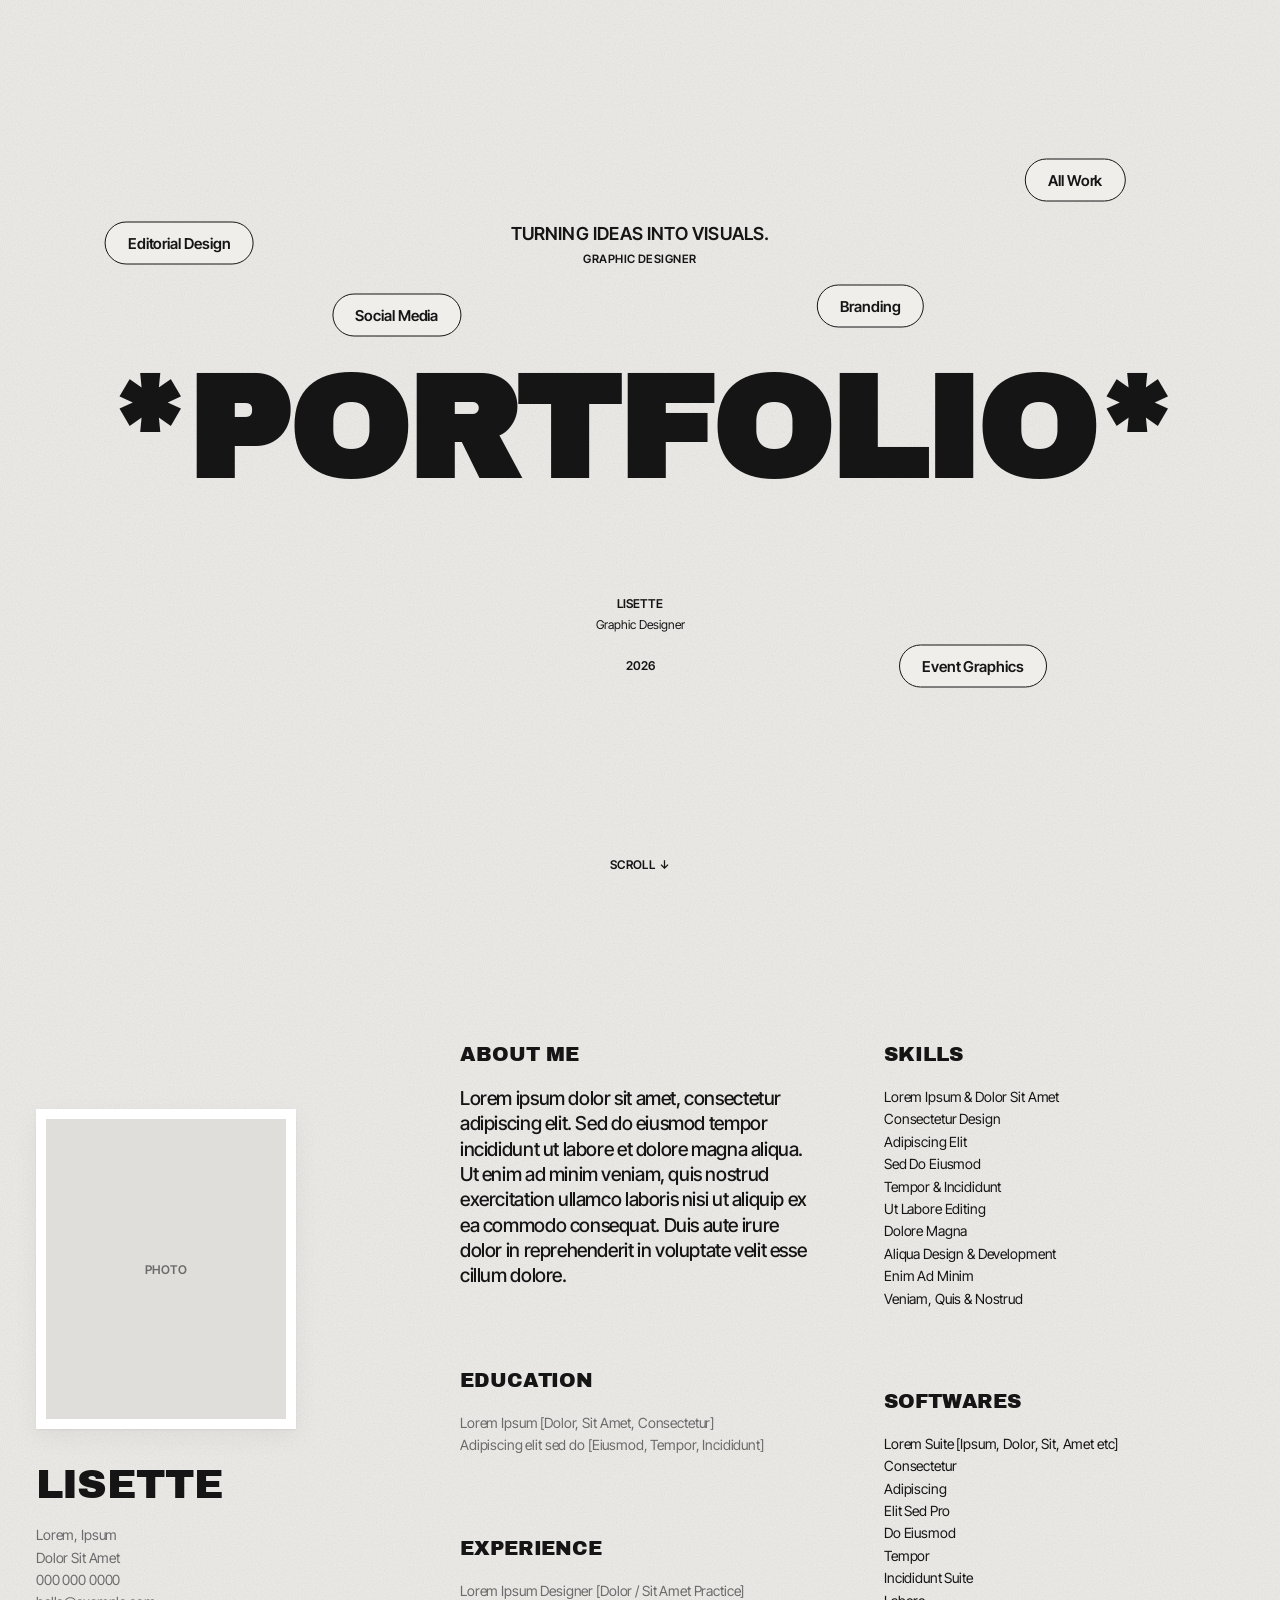
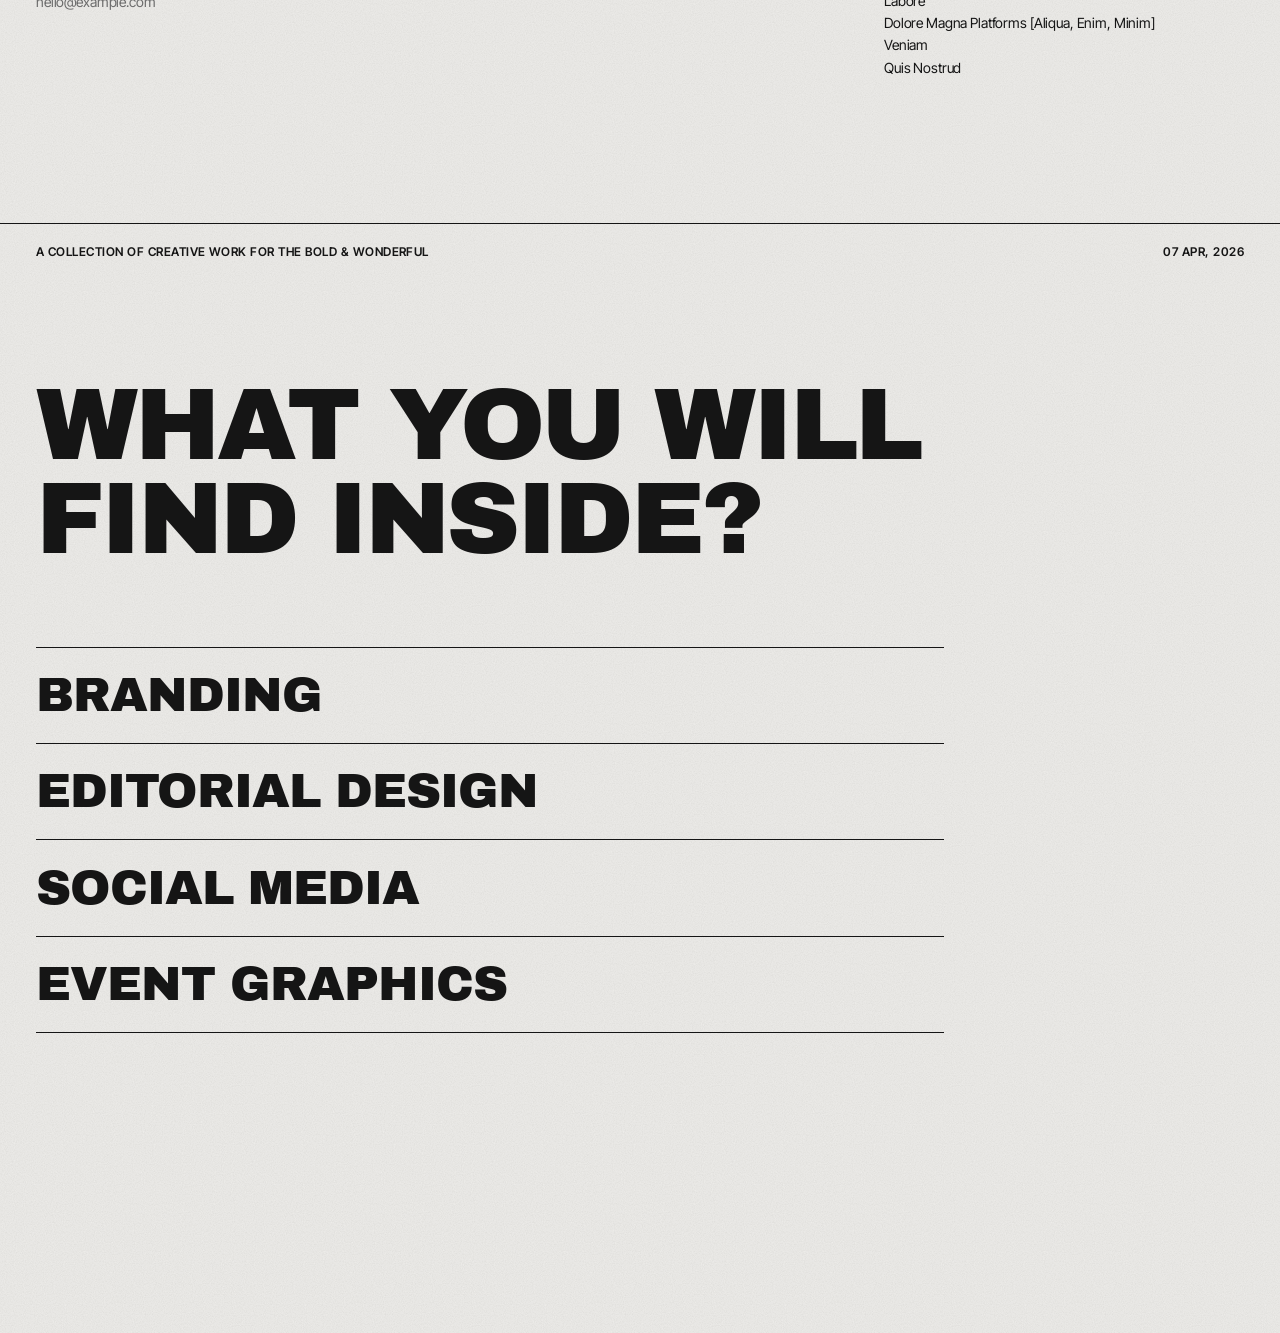
<file: index.html>
<!doctype html>
<html lang="en">
<head>
  <meta charset="utf-8">
  <meta name="viewport" content="width=device-width, initial-scale=1">
  <title>Portfolio</title>
  <link rel="preconnect" href="https://fonts.googleapis.com">
  <link rel="preconnect" href="https://fonts.gstatic.com" crossorigin>
  <link rel="stylesheet" href="assets/style.css">
</head>
<body>
  <main id="app" aria-live="polite"></main>
  <nav id="site-nav" hidden></nav>
  <script src="assets/app.js"></script>
</body>
</html>
</file>
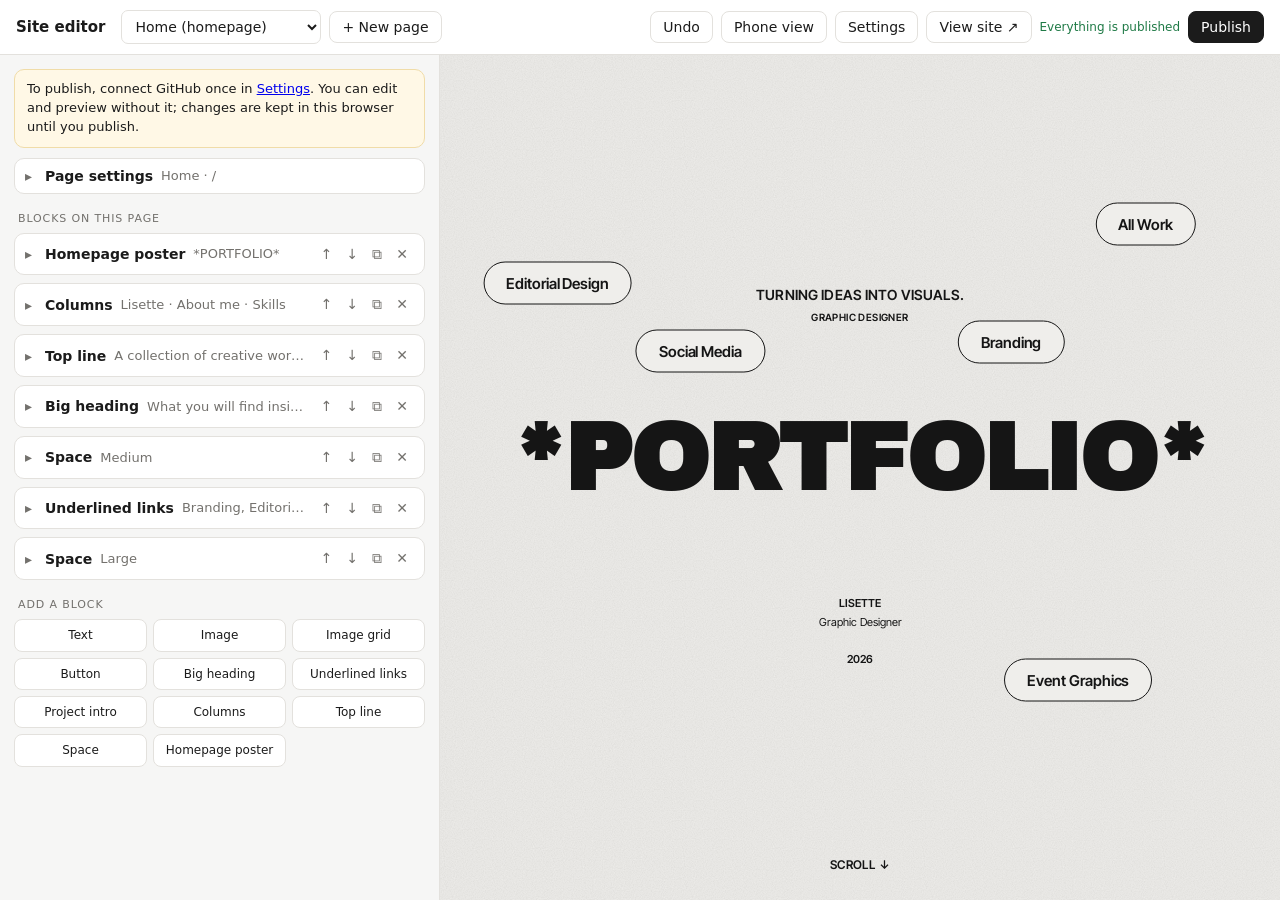
<file: admin/index.html>
<!doctype html>
<html lang="en">
<head>
  <meta charset="utf-8">
  <meta name="viewport" content="width=device-width, initial-scale=1">
  <meta name="robots" content="noindex">
  <title>Site editor</title>
  <link rel="stylesheet" href="admin.css">
</head>
<body>
  <header class="bar">
    <strong class="brand">Site editor</strong>
    <div class="bar-mid">
      <label class="sr" for="page-select">Page</label>
      <select id="page-select"></select>
      <button id="btn-new-page" class="ghost">+ New page</button>
    </div>
    <div class="bar-right">
      <button id="btn-undo" class="ghost" title="Undo (Ctrl+Z)">Undo</button>
      <button id="btn-device" class="ghost" title="Toggle phone preview">Phone view</button>
      <button id="btn-settings" class="ghost">Settings</button>
      <a id="btn-view" class="ghost btn-like" href="../" target="_blank" rel="noopener">View site ↗</a>
      <span id="status" class="status"></span>
      <button id="btn-publish" class="primary">Publish</button>
    </div>
  </header>

  <div class="layout">
    <aside id="panel" class="panel"></aside>
    <section class="preview-wrap">
      <iframe id="preview" title="Preview" src="../index.html?preview=1"></iframe>
    </section>
  </div>

  <dialog id="dlg-settings">
    <form method="dialog" class="dlg">
      <h2>Settings</h2>
      <div id="settings-body"></div>
      <div class="dlg-actions"><button class="primary" value="ok">Done</button></div>
    </form>
  </dialog>

  <dialog id="dlg-page">
    <form method="dialog" class="dlg" id="new-page-form">
      <h2>New page</h2>
      <label>Page name<input name="title" required placeholder="e.g. Packaging Design"></label>
      <label>Start from
        <select name="template">
          <option value="project">Project (title, tags, description + image holders)</option>
          <option value="text">Text page</option>
          <option value="blank">Blank</option>
        </select>
      </label>
      <label>Background
        <select name="theme">
          <option value="paper">Paper texture</option>
          <option value="light">Off-white</option>
          <option value="white">White</option>
          <option value="dark">Black</option>
        </select>
      </label>
      <label class="check"><input type="checkbox" name="tab" checked> Add a tab for it on the homepage</label>
      <label class="check"><input type="checkbox" name="list" checked> Add it to the “What you will find inside?” list</label>
      <div class="dlg-actions">
        <button value="cancel" formnovalidate class="ghost">Cancel</button>
        <button value="create" class="primary">Create page</button>
      </div>
    </form>
  </dialog>

  <datalist id="fonts-list"></datalist>
  <datalist id="links-list"></datalist>
  <script src="config.js"></script>
  <script src="admin.js"></script>
</body>
</html>
</file>
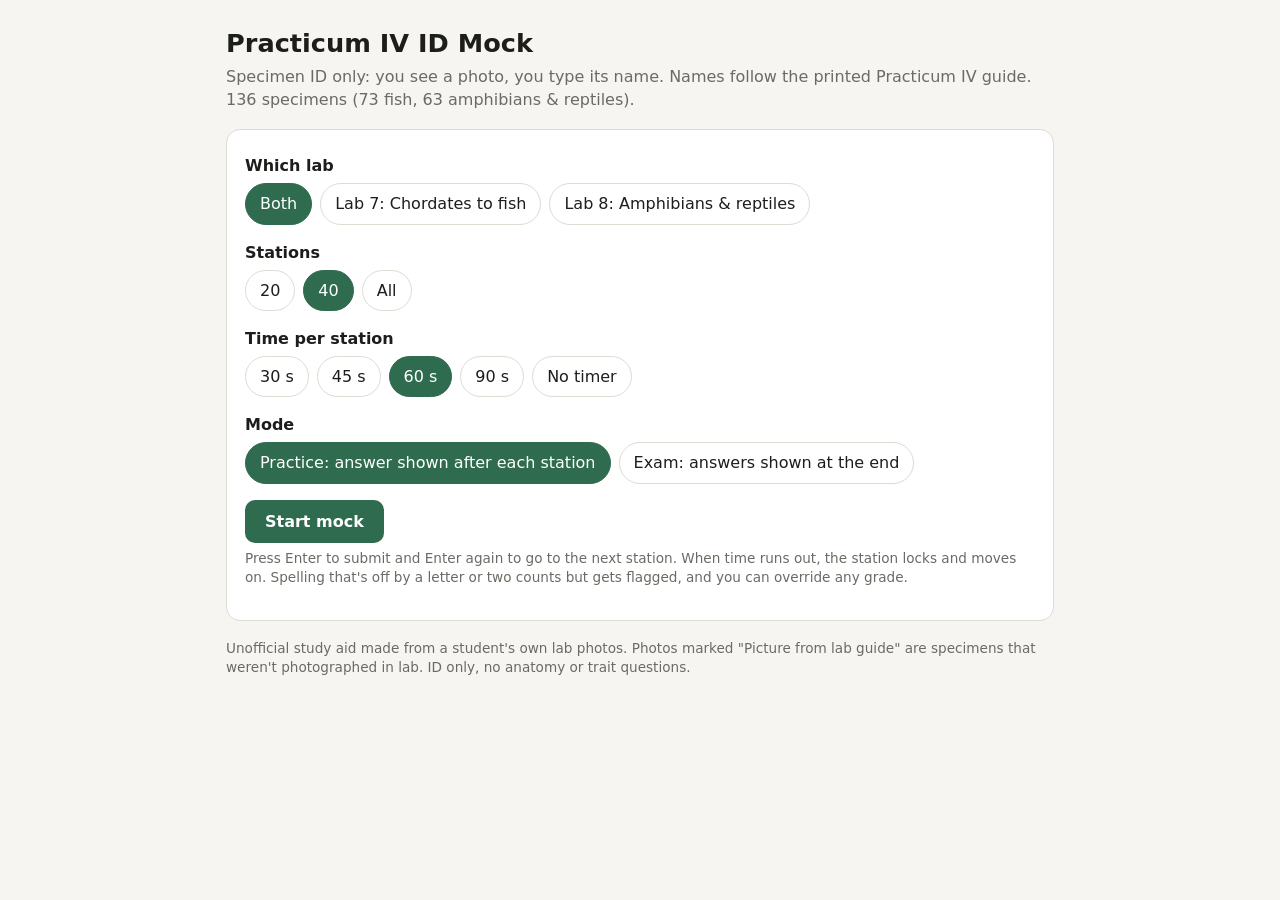
<file: bio2-practical4-id-mock/index.html>
<!doctype html>
<html lang="en">
<head>
<meta charset="utf-8">
<meta name="viewport" content="width=device-width, initial-scale=1">
<title>Practicum IV ID Mock</title>
<style>
:root{--bg:#f6f5f1;--card:#fff;--ink:#1d1d1b;--mute:#6b6a64;--line:#dedbd2;--accent:#2f6b4f;--accent-ink:#fff;--good:#2f7d32;--bad:#b3261e;--warn:#9a6a00;--soft:#eef3ef}
@media (prefers-color-scheme:dark){:root{--bg:#151614;--card:#1f201e;--ink:#ecebe6;--mute:#a3a29b;--line:#34352f;--accent:#7cc39c;--accent-ink:#0f1a14;--good:#7cc58a;--bad:#ff8a80;--warn:#e7b84a;--soft:#22302a}}
*{box-sizing:border-box}
body{margin:0;background:var(--bg);color:var(--ink);font:16px/1.45 system-ui,-apple-system,"Segoe UI",Roboto,sans-serif}
main{max-width:860px;margin:0 auto;padding:20px 16px 60px}
h1{font-size:1.6rem;margin:.2em 0 .1em}
.sub{color:var(--mute);margin:0 0 18px}
.card{background:var(--card);border:1px solid var(--line);border-radius:14px;padding:18px}
.row{display:flex;flex-wrap:wrap;gap:8px;margin:6px 0 16px}
label.lbl{display:block;font-weight:600;margin-top:6px}
.chip{border:1px solid var(--line);background:var(--card);color:var(--ink);border-radius:999px;padding:8px 14px;cursor:pointer;font:inherit}
.chip[aria-pressed=true]{background:var(--accent);color:var(--accent-ink);border-color:var(--accent)}
button.main{background:var(--accent);color:var(--accent-ink);border:0;border-radius:10px;padding:12px 20px;font:600 1rem system-ui;cursor:pointer}
button.ghost{background:transparent;border:1px solid var(--line);color:var(--ink);border-radius:10px;padding:10px 14px;font:inherit;cursor:pointer}
.top{display:flex;justify-content:space-between;align-items:center;gap:10px;margin-bottom:8px;font-weight:600}
.timer{font-variant-numeric:tabular-nums}
.bar{height:6px;background:var(--line);border-radius:3px;overflow:hidden;margin-bottom:12px}
.bar>i{display:block;height:100%;background:var(--accent);width:100%}
.bar.low>i{background:var(--bad)}
.ph{background:#000;border-radius:10px;overflow:hidden;display:flex;justify-content:center;align-items:center;height:min(58vh,520px)}
.ph img{max-width:100%;max-height:100%;object-fit:contain}
.tag{font-size:.8rem;color:var(--mute);margin:6px 0 0}
.q{font-weight:600;margin:14px 0 6px}
input[type=text]{width:100%;font:inherit;font-size:1.1rem;padding:12px;border-radius:10px;border:1px solid var(--line);background:var(--bg);color:var(--ink)}
.hint{color:var(--mute);font-size:.85rem;margin-top:6px}
.verdict{margin-top:12px;padding:12px 14px;border-radius:10px;background:var(--soft)}
.verdict b.ok{color:var(--good)} .verdict b.no{color:var(--bad)} .verdict b.close{color:var(--warn)}
.res{width:100%;border-collapse:collapse;margin-top:12px}
.res td{border-top:1px solid var(--line);padding:8px 6px;vertical-align:middle}
.res img{width:72px;height:56px;object-fit:cover;border-radius:6px;display:block}
.res .ok{color:var(--good);font-weight:700} .res .no{color:var(--bad);font-weight:700}
.big{font-size:2.4rem;font-weight:700;margin:.1em 0}
.small{font-size:.85rem;color:var(--mute)}
a{color:var(--accent)}
.flex{display:flex;gap:8px;flex-wrap:wrap;margin-top:12px}
@media (max-width:520px){.ph{height:46vh}.res img{width:56px;height:44px}}
</style>
</head>
<body>
<main id="app"></main>
<script>
const DATA_URL='data.json';
let DATA=[],S=null,timerId=null;
const app=document.getElementById('app');
const esc=s=>String(s).replace(/[&<>"]/g,c=>({'&':'&amp;','<':'&lt;','>':'&gt;','"':'&quot;'}[c]));
const norm=s=>s.toLowerCase().replace(/\(.*?\)/g,' ').replace(/[^a-z]/g,'');
const normFull=s=>s.toLowerCase().replace(/[^a-z]/g,'');
const EXTRA={'Western Diamondback':['western diamondback rattlesnake'],'Mohave Rattlesnake':['mojave rattlesnake'],'King Snake':['kingsnake'],'Tunicate':['sea squirt'],'Lancelet':['amphioxus'],'Great white shark':['white shark'],'Hammerhead shark':['hammerhead'],'Moray eel':['moray'],'Galapagos Tortoise':['galápagos tortoise']};
function lev(a,b){const m=a.length,n=b.length;let p=[...Array(n+1).keys()];for(let i=1;i<=m;i++){let c=[i];for(let j=1;j<=n;j++)c[j]=Math.min(p[j]+1,c[j-1]+1,p[j-1]+(a[i-1]===b[j-1]?0:1));p=c}return p[n]}
function grade(ans,item){
  const a=normFull(ans), a2=norm(ans); if(!a) return 'no';
  const keys=[...item.acc,...(EXTRA[item.name]||[])].map(normFull).filter(Boolean);
  if(keys.includes(a)||keys.includes(a2)) return 'ok';
  for(const k of keys){const tol=k.length<=5?0:k.length<=9?1:2; if(lev(a,k)<=tol||lev(a2,k)<=tol) return 'close'}
  return 'no';
}
const shuffle=a=>{for(let i=a.length-1;i>0;i--){const j=Math.random()*(i+1)|0;[a[i],a[j]]=[a[j],a[i]]}return a};
const pick=(o)=>{let s=null;try{s=JSON.parse(localStorage.getItem('p4idmock')||'null')}catch(e){}return Object.assign({sec:'both',n:'40',secs:'60',mode:'practice'},s||{},o||{})};
let OPT=pick();
function save(){try{localStorage.setItem('p4idmock',JSON.stringify(OPT))}catch(e){}}

function setup(){
  clearInterval(timerId);
  const chips=(k,vals)=>vals.map(([v,l])=>`<button class="chip" data-k="${k}" data-v="${v}" aria-pressed="${OPT[k]===v}">${l}</button>`).join('');
  const nf=DATA.filter(d=>d.sec==='fish').length,na=DATA.length-nf;
  app.innerHTML=`<h1>Practicum IV ID Mock</h1>
  <p class="sub">Specimen ID only: you see a photo, you type its name. Names follow the printed Practicum IV guide. ${DATA.length} specimens (${nf} fish, ${na} amphibians &amp; reptiles).</p>
  <div class="card">
   <label class="lbl">Which lab</label><div class="row">${chips('sec',[['both','Both'],['fish','Lab 7: Chordates to fish'],['ar','Lab 8: Amphibians &amp; reptiles']])}</div>
   <label class="lbl">Stations</label><div class="row">${chips('n',[['20','20'],['40','40'],['all','All']])}</div>
   <label class="lbl">Time per station</label><div class="row">${chips('secs',[['30','30 s'],['45','45 s'],['60','60 s'],['90','90 s'],['0','No timer']])}</div>
   <label class="lbl">Mode</label><div class="row">${chips('mode',[['practice','Practice: answer shown after each station'],['exam','Exam: answers shown at the end']])}</div>
   <button class="main" id="go">Start mock</button>
   <p class="hint">Press Enter to submit and Enter again to go to the next station. When time runs out, the station locks and moves on. Spelling that's off by a letter or two counts but gets flagged, and you can override any grade.</p>
  </div>
  <p class="small" style="margin-top:18px">Unofficial study aid made from a student's own lab photos. Photos marked "Picture from lab guide" are specimens that weren't photographed in lab. ID only, no anatomy or trait questions.</p>`;
  app.querySelectorAll('.chip').forEach(b=>b.onclick=()=>{OPT[b.dataset.k]=b.dataset.v;save();setup()});
  document.getElementById('go').onclick=start;
}
function start(){
  let pool=DATA.filter(d=>OPT.sec==='both'||d.sec===OPT.sec);
  pool=shuffle(pool.slice()); if(OPT.n!=='all') pool=pool.slice(0,+OPT.n);
  S={q:pool.map(it=>({it,photo:it.photos[Math.random()*it.photos.length|0],ans:'',g:null,timedOut:false})),i:0,phase:'ask'};
  ask();
}
function preload(i){const x=S.q[i];if(x){const im=new Image();im.src='img/'+x.photo.f}}
function ask(){
  const x=S.q[S.i]; S.phase='ask'; const secs=+OPT.secs; let left=secs;
  app.innerHTML=`<div class="top"><span>Station ${S.i+1} of ${S.q.length}</span><span class="timer" id="t">${secs?left+' s':''}</span></div>
  ${secs?'<div class="bar" id="bar"><i id="bi"></i></div>':''}
  <div class="card"><div class="ph"><img src="img/${x.photo.f}" alt="Specimen photo for station ${S.i+1}"></div>
  ${x.photo.guide?'<p class="tag">Picture from lab guide</p>':''}
  <p class="q">What is the name of this specimen?</p>
  <input type="text" id="a" autocomplete="off" autocapitalize="off" spellcheck="false" placeholder="Type the name, then press Enter">
  <div class="flex"><button class="main" id="sub">Submit</button><button class="ghost" id="quit">End mock</button></div></div>`;
  preload(S.i+1);
  const inp=document.getElementById('a'); inp.focus();
  document.getElementById('sub').onclick=()=>submit(false);
  document.getElementById('quit').onclick=()=>{S.q=S.q.slice(0,S.i);clearInterval(timerId);S.q.length?results():setup()};
  clearInterval(timerId);
  if(secs){const t0=Date.now();timerId=setInterval(()=>{left=Math.max(0,secs-Math.floor((Date.now()-t0)/1000));
    const el=document.getElementById('t'),bi=document.getElementById('bi'),bar=document.getElementById('bar');
    if(el)el.textContent=left+' s'; if(bi)bi.style.width=(100*(secs-(Date.now()-t0)/1000)/secs)+'%'; if(bar)bar.classList.toggle('low',left<=10);
    if(left<=0)submit(true)},200)}
}
function submit(timedOut){
  if(S.phase!=='ask')return; clearInterval(timerId);
  const x=S.q[S.i]; x.ans=(document.getElementById('a')||{}).value||''; x.timedOut=timedOut; x.g=grade(x.ans,x.it);
  if(OPT.mode==='exam'){next();return}
  S.phase='reveal';
  const v=document.createElement('div'); v.className='verdict'; v.id='v'; renderVerdict(v,x);
  document.querySelector('.card').appendChild(v);
  document.getElementById('a').disabled=true;
  const sub=document.getElementById('sub'); sub.textContent=S.i+1<S.q.length?'Next station':'See results'; sub.onclick=next; sub.focus();
}
function renderVerdict(v,x){
  const lab={ok:'<b class="ok">Correct</b>',close:'<b class="close">Counted correct, check spelling</b>',no:'<b class="no">Incorrect</b>'}[x.g];
  v.innerHTML=`${lab}${x.timedOut?' (time ran out)':''}<br>Answer: <b>${esc(x.it.name)}</b><br><span class="small">You typed: ${x.ans?esc(x.ans):'(nothing)'} · Lab ${x.it.sec==='fish'?'7':'8'}, guide station ${x.it.st}</span>
  <div class="flex"><button class="ghost" id="ov">${x.g==='no'?'I was right, count it':'Count it wrong'}</button></div>`;
  v.querySelector('#ov').onclick=()=>{x.g=x.g==='no'?'ok':'no';renderVerdict(v,x);document.getElementById('sub').focus()};
}
function next(){S.i++; if(S.i<S.q.length)ask(); else results()}
function results(){
  clearInterval(timerId); S.phase='done';
  const right=S.q.filter(x=>x.g!=='no').length, pct=Math.round(100*right/S.q.length);
  app.innerHTML=`<h1>Results</h1><div class="card"><div class="big">${right} / ${S.q.length} (${pct}%)</div>
  <div class="flex"><button class="main" id="again">New mock</button>${right<S.q.length?'<button class="ghost" id="miss">Redo the ones I missed</button>':''}</div>
  <table class="res">${S.q.map((x,k)=>`<tr><td><img src="img/${x.photo.f}" alt=""></td><td><span class="${x.g==='no'?'no':'ok'}">${x.g==='no'?'✗':'✓'}</span> <b>${esc(x.it.name)}</b><br><span class="small">You: ${x.ans?esc(x.ans):'(nothing)'}${x.timedOut?' · time ran out':''}${x.g==='close'?' · check spelling':''}</span></td><td><button class="ghost" data-k="${k}">${x.g==='no'?'Count right':'Count wrong'}</button></td></tr>`).join('')}</table></div>`;
  document.getElementById('again').onclick=setup;
  const m=document.getElementById('miss'); if(m)m.onclick=()=>{S={q:shuffle(S.q.filter(x=>x.g==='no').map(x=>({it:x.it,photo:x.it.photos[Math.random()*x.it.photos.length|0],ans:'',g:null}))),i:0};ask()};
  app.querySelectorAll('.res button').forEach(b=>b.onclick=()=>{const x=S.q[+b.dataset.k];x.g=x.g==='no'?'ok':'no';results()});
}
document.addEventListener('keydown',e=>{
  if(e.key!=='Enter'||!S)return;
  if(S.phase==='ask'&&document.activeElement&&document.activeElement.id==='a'){e.preventDefault();submit(false)}
  else if(S.phase==='reveal'){e.preventDefault();next()}
});
fetch(DATA_URL).then(r=>r.json()).then(d=>{DATA=d;setup()}).catch(()=>{app.innerHTML='<p>Could not load the specimen list. Reload the page.</p>'});
</script>
</body>
</html>
</file>
<file: assets/style.css>
/* ---------- Base ---------- */
:root {
  --font-body: "Inter Tight", system-ui, sans-serif;
  --font-heading: "Archivo Black", "Inter Tight", sans-serif;
  --font-display: "Archivo Black", "Inter Tight", sans-serif;
  --bg: #f4f3f1;
  --fg: #151515;
  --muted: #6b6b6b;
  --line: #151515;
  --placeholder: #e4e2de;
  --gutter: clamp(16px, 3vw, 36px);
}

* { box-sizing: border-box; }
html, body { margin: 0; }
body {
  font-family: var(--font-body);
  background: var(--bg);
  color: var(--fg);
  -webkit-font-smoothing: antialiased;
  transition: background .3s, color .3s;
}
a { color: inherit; }
img { display: block; max-width: 100%; }
html { scroll-behavior: smooth; }
.anchor { position: relative; top: -24px; }

/* ---------- Themes ---------- */
body.theme-paper {
  --bg: #efeeeb;
  background-color: var(--bg);
  background-image: url("data:image/svg+xml,%3Csvg xmlns='http://www.w3.org/2000/svg' width='240' height='240'%3E%3Cfilter id='n'%3E%3CfeTurbulence type='fractalNoise' baseFrequency='.9' numOctaves='3' stitchTiles='stitch'/%3E%3CfeColorMatrix values='0 0 0 0 0 0 0 0 0 0 0 0 0 0 0 0 0 0 .07 0'/%3E%3C/filter%3E%3Crect width='100%25' height='100%25' filter='url(%23n)'/%3E%3C/svg%3E");
}
body.theme-light { --bg: #f4f3f1; }
body.theme-white { --bg: #ffffff; }
body.theme-dark {
  --bg: #000;
  --fg: #f2f2f2;
  --muted: #9a9a9a;
  --line: #f2f2f2;
  --placeholder: #1a1a1a;
}

.page { min-height: 100vh; padding-bottom: 140px; }
.block { padding-left: var(--gutter); padding-right: var(--gutter); }
.block.full-bleed { padding-left: 0; padding-right: 0; }
.font-heading { font-family: var(--font-heading); }
.font-display { font-family: var(--font-display); }

/* ---------- Shared pieces ---------- */
/* Small bold caps, like the lines above and below the big title. */
.label, .topbar, .project-tags, .poster-cue { font-weight: 600; font-size: 12px; letter-spacing: .04em; text-transform: uppercase; }
.pill, .tab, .btn, #site-nav a {
  display: inline-flex; align-items: center; justify-content: center;
  font-family: var(--font-body); font-weight: 600; font-size: 15px; letter-spacing: -.005em;
  text-decoration: none; white-space: nowrap;
  color: var(--fg); background: var(--bg);
  border: 1.5px solid var(--fg); border-radius: 999px;
  padding: 11px 22px;
  transition: background .15s, color .15s, transform .15s;
}
.tab:hover, .tab:focus-visible, .btn:hover, .btn:focus-visible, #site-nav a:hover, #site-nav a:focus-visible { background: var(--fg); color: var(--bg); }

/* ---------- Poster (homepage) ---------- */
.poster {
  position: relative;
  min-height: 100vh;
  display: flex;
  flex-direction: column;
  align-items: center;
  justify-content: center;
  text-align: center;
  padding: 96px var(--gutter);
  overflow: hidden;
  container-type: inline-size;
}
.poster-eyebrow { font-weight: 600; font-size: clamp(14px, 1.4vw, 19px); letter-spacing: .01em; margin: 0; }
.poster-subtitle { font-weight: 600; font-size: clamp(10px, .9vw, 12px); letter-spacing: .04em; margin: 8px 0 0; }
.poster-title {
  font-family: var(--font-display);
  font-weight: 900;
  font-size: clamp(40px, 12cqw, 240px);
  line-height: .9;
  letter-spacing: -.02em;
  margin: clamp(48px, 11vh, 130px) 0;
  white-space: nowrap;
}
.poster-footer { font-size: clamp(11px, .95vw, 13px); line-height: 1.7; }
.poster-footer p { margin: 0; min-height: 1.7em; }
.poster-footer p:first-child, .poster-footer p:last-child { font-weight: 600; }
.poster-cue { position: absolute; bottom: 28px; left: 50%; transform: translateX(-50%); text-decoration: none; animation: bob 2.4s ease-in-out infinite; }
@keyframes bob { 50% { transform: translate(-50%, 6px); } }

.tab { position: absolute; transform: translate(-50%, -50%); z-index: 2; }
.tab:hover, .tab:focus-visible { transform: translate(-50%, -50%) translateY(-2px); }

@media (max-width: 720px) {
  .poster-tabs { display: flex; flex-wrap: wrap; justify-content: center; gap: 10px; order: 10; margin-top: 44px; }
  .tab { position: relative; transform: none; left: auto !important; top: auto !important; font-size: 14px; padding: 9px 18px; }
  .tab:hover, .tab:focus-visible { transform: translateY(-2px); }
  .poster-cue { display: none; }
}

/* ---------- Columns (about) ---------- */
.columns {
  display: grid;
  grid-template-columns: repeat(var(--cols, 3), minmax(0, 1fr));
  gap: clamp(32px, 5vw, 88px);
  padding-top: clamp(96px, 16vh, 170px);
  padding-bottom: clamp(96px, 16vh, 170px);
  max-width: 1320px;
  margin: 0 auto;
}
.columns > .col { display: flex; flex-direction: column; gap: clamp(48px, 9vh, 88px); }
.columns > .col.valign-center { justify-content: center; }
.columns > .col.valign-end { justify-content: flex-end; }
.sec h2 { font-family: var(--font-heading); font-weight: 400; font-size: 20px; text-transform: uppercase; letter-spacing: -.005em; line-height: 1; margin: 0 0 22px; }
.sec.size-l h2 { font-size: clamp(30px, 3.2vw, 44px); letter-spacing: -.02em; margin-bottom: 18px; }
.sec p { margin: 0; font-size: 15px; line-height: 1.45; letter-spacing: -.01em; }
.sec.text-l p { font-size: clamp(17px, 1.5vw, 20px); line-height: 1.32; letter-spacing: -.02em; font-weight: 500; }
.sec ul { list-style: none; margin: 0; padding: 0; font-size: 14px; line-height: 1.6; letter-spacing: -.01em; }
.sec.muted ul { color: var(--muted); }
/* Framed like a print, the same frame the photo had in the original poster. */
.sec-img { width: min(100%, 260px); background: #fff; padding: 10px; box-shadow: 0 1px 2px #0000000f, 0 8px 24px #0000000d; margin-bottom: 36px; }
.sec-img img { aspect-ratio: 4 / 5; object-fit: cover; }
@media (max-width: 860px) { .columns { grid-template-columns: 1fr; } }

/* ---------- Top line / big heading / link list (work) ---------- */
.topbar { display: flex; justify-content: space-between; gap: 16px; padding-top: 20px; padding-bottom: 20px; border-top: 1.5px solid var(--line); }
.display {
  font-family: var(--font-heading);
  font-size: clamp(44px, 8vw, 128px);
  line-height: .92;
  letter-spacing: -.03em;
  text-transform: uppercase;
  margin: clamp(56px, 11vh, 120px) 0 0;
  white-space: pre-line;
}
.display.italic { font-style: italic; }
.linklist { list-style: none; margin: 0; padding-top: 0; padding-bottom: 0; max-width: 980px; }
.linklist li { margin: 0; }
.linklist a {
  display: flex; justify-content: space-between; align-items: center; gap: 16px;
  font-family: var(--font-heading);
  font-size: clamp(26px, 3.8vw, 52px);
  text-transform: uppercase;
  letter-spacing: -.02em;
  line-height: 1;
  padding: clamp(18px, 2.6vh, 28px) 0;
  text-decoration: none;
  border-bottom: 1.5px solid var(--line);
  transition: padding .2s;
}
.linklist li:first-child a { border-top: 1.5px solid var(--line); }
.linklist a::after { content: "→"; font-family: var(--font-body); font-weight: 400; opacity: 0; transform: translateX(-12px); transition: opacity .2s, transform .2s; }
.linklist a:hover { padding-left: 12px; }
.linklist a:hover::after { opacity: 1; transform: none; }

/* ---------- Project intro ---------- */
.project { padding-top: clamp(48px, 9vh, 96px); padding-bottom: clamp(48px, 9vh, 96px); }
.project-title-row { display: flex; align-items: baseline; gap: 18px; flex-wrap: wrap; }
.project h1 { font-family: var(--font-heading); font-weight: 400; font-size: clamp(44px, 7.5vw, 104px); letter-spacing: -.03em; line-height: .95; margin: 0; }
.project-label { color: var(--muted); font-size: 16px; font-weight: 600; }
.project-tags { display: grid; grid-template-columns: repeat(2, max-content); column-gap: 72px; row-gap: 6px; margin: 22px 0 0; padding: 0; list-style: none; color: var(--muted); }
.project-desc { max-width: 620px; margin: clamp(56px, 12vh, 112px) 0 0; font-size: clamp(17px, 1.5vw, 20px); font-weight: 500; line-height: 1.32; letter-spacing: -.02em; }
.project-note { font-style: italic; margin: clamp(40px, 9vh, 96px) 0 0; font-size: 15px; }

/* ---------- Text / button / spacer ---------- */
.text { max-width: 720px; font-size: 16px; line-height: 1.5; padding-top: 16px; padding-bottom: 16px; white-space: pre-line; }
.text.size-s { font-size: 13px; }
.text.size-l { font-size: clamp(20px, 2.2vw, 28px); line-height: 1.25; letter-spacing: -.02em; font-weight: 500; }
.text.size-xl { font-family: var(--font-heading); text-transform: uppercase; font-size: clamp(32px, 4.5vw, 60px); line-height: 1; letter-spacing: -.02em; }
.text.italic { font-style: italic; }
.align-center { text-align: center; margin-left: auto; margin-right: auto; }
.align-right { text-align: right; margin-left: auto; }
.btn-wrap { padding-top: 40px; padding-bottom: 24px; }
.btn.solid { background: var(--fg); color: var(--bg); }
.btn.solid:hover { background: var(--bg); color: var(--fg); }
.spacer.size-s { height: 32px; }
.spacer.size-m { height: 80px; }
.spacer.size-l { height: 160px; }

/* ---------- Images ---------- */
.image { padding-top: 8px; padding-bottom: 8px; }
.image.width-wide { max-width: 1240px; margin: 0 auto; }
.image.width-half { max-width: 50%; }
.image figure, .gallery figure { margin: 0; }
.image img, .gallery img { width: 100%; height: auto; }
figcaption { font-size: 12px; color: var(--muted); margin-top: 8px; padding: 0 var(--gutter); }
.block:not(.full-bleed) figcaption { padding: 0; }
.gallery { display: grid; grid-template-columns: repeat(var(--cols, 2), minmax(0, 1fr)); gap: 8px; padding-top: 8px; padding-bottom: 8px; }
.gallery.full-bleed { padding-left: 0; padding-right: 0; }
@media (max-width: 640px) { .gallery { grid-template-columns: 1fr; } .image.width-half { max-width: 100%; } }
.ph {
  width: 100%;
  aspect-ratio: var(--ratio, 16 / 9);
  background: var(--placeholder);
  display: flex; align-items: center; justify-content: center;
  color: var(--muted); font-size: 12px; font-weight: 600; letter-spacing: .04em; text-transform: uppercase;
}
.gallery .ph { --ratio: 4 / 5; }
body.theme-paper .ph { background: #e0deda; }

/* ---------- Floating menu ---------- */
#site-nav {
  position: fixed; left: 50%; bottom: 20px; z-index: 50;
  display: flex; gap: 6px; padding: 6px;
  background: var(--bg); border: 1.5px solid var(--fg); border-radius: 999px;
  box-shadow: 0 8px 30px #0000001a;
  opacity: 0; pointer-events: none; transform: translate(-50%, 16px);
  transition: opacity .3s, transform .3s;
}
#site-nav.show { opacity: 1; pointer-events: auto; transform: translate(-50%, 0); }
#site-nav[hidden] { display: none; }
#site-nav a { border-color: transparent; padding: 9px 18px; font-size: 14px; }
@media (max-width: 480px) { #site-nav a { padding: 8px 12px; font-size: 13px; } }

.notfound { padding: 20vh var(--gutter); text-align: center; }
</file>
<file: admin/admin.css>
:root {
  --bg: #f6f6f5;
  --panel: #ffffff;
  --fg: #1b1b1b;
  --muted: #73716d;
  --line: #e3e1dd;
  --soft: #f1f0ee;
  --accent: #1b1b1b;
  --ok: #1f7a46;
  --err: #b42318;
  font-family: "Inter", system-ui, -apple-system, "Segoe UI", sans-serif;
  font-size: 14px;
  color: var(--fg);
}
* { box-sizing: border-box; }
body { margin: 0; background: var(--bg); height: 100vh; display: flex; flex-direction: column; overflow: hidden; }
button, input, select, textarea { font: inherit; color: inherit; }
.sr { position: absolute; width: 1px; height: 1px; overflow: hidden; clip: rect(0 0 0 0); }

/* top bar */
.bar { display: flex; align-items: center; gap: 16px; padding: 10px 16px; background: var(--panel); border-bottom: 1px solid var(--line); flex-wrap: wrap; }
.brand { font-size: 15px; }
.bar-mid { display: flex; gap: 8px; align-items: center; }
.bar-mid select { min-width: 200px; }
.bar-right { margin-left: auto; display: flex; gap: 8px; align-items: center; flex-wrap: wrap; }
.status { font-size: 12px; color: var(--muted); max-width: 280px; }
.status.ok { color: var(--ok); }
.status.err { color: var(--err); }
.status.dirty { color: #a15c00; }

button, .btn-like { border: 1px solid var(--line); background: var(--panel); border-radius: 8px; padding: 7px 12px; cursor: pointer; text-decoration: none; display: inline-block; line-height: 1.2; white-space: nowrap; color: inherit; }
button:hover, .btn-like:hover { background: var(--soft); }
button.primary { background: var(--accent); color: #fff; border-color: var(--accent); }
button.primary:hover { background: #333; }
button.ghost { background: transparent; }
button.danger { color: var(--err); }
button.small { padding: 3px 8px; font-size: 12px; border-radius: 6px; }
button:disabled { opacity: .45; cursor: default; }
select, input[type=text], input[type=number], input[type=password], input[type=url], textarea {
  border: 1px solid var(--line); border-radius: 7px; padding: 7px 9px; background: #fff; width: 100%;
}
textarea { resize: vertical; min-height: 64px; line-height: 1.4; }
input:focus, select:focus, textarea:focus { outline: 2px solid #1b1b1b22; border-color: #999; }

/* layout */
.layout { flex: 1; display: grid; grid-template-columns: minmax(340px, 440px) 1fr; min-height: 0; }
.panel { overflow-y: auto; border-right: 1px solid var(--line); background: var(--bg); padding: 14px 14px 80px; }
.preview-wrap { display: flex; justify-content: center; background: #dcdad6; min-height: 0; }
#preview { width: 100%; height: 100%; border: 0; background: #fff; transition: width .25s; }
body.phone #preview { width: 390px; margin: 16px 0; height: calc(100% - 32px); border-radius: 18px; box-shadow: 0 10px 30px #0003; }

@media (max-width: 860px) {
  body { height: auto; overflow: auto; }
  .layout { grid-template-columns: 1fr; }
  .panel { border-right: 0; }
  .preview-wrap { height: 80vh; }
}

/* panel content */
.section-title { font-size: 11px; text-transform: uppercase; letter-spacing: .08em; color: var(--muted); margin: 18px 4px 8px; display: flex; justify-content: space-between; align-items: center; }
.card { background: var(--panel); border: 1px solid var(--line); border-radius: 10px; margin-bottom: 8px; }
.card-head { display: flex; align-items: center; gap: 8px; padding: 9px 10px; cursor: pointer; user-select: none; }
.card-head .kind { font-weight: 600; }
.card-head .sum { color: var(--muted); flex: 1; white-space: nowrap; overflow: hidden; text-overflow: ellipsis; font-size: 13px; }
.card-head .tools { display: flex; gap: 2px; }
.card-head .tools button { border: 0; background: transparent; padding: 3px 6px; color: var(--muted); }
.card-head .tools button:hover { background: var(--soft); color: var(--fg); }
.card-body { padding: 4px 12px 12px; border-top: 1px solid var(--line); display: none; }
.card.open > .card-body { display: block; }
.chev { transition: transform .15s; color: var(--muted); width: 12px; }
.card.open > .card-head .chev { transform: rotate(90deg); }

.field { display: block; margin-top: 10px; }
.field > span, .dlg label { display: block; font-size: 12px; color: var(--muted); margin-bottom: 4px; }
.field .hint { font-size: 11px; color: var(--muted); margin-top: 3px; }
.row { display: grid; grid-template-columns: 1fr 1fr; gap: 8px; }
.check { display: flex !important; align-items: center; gap: 8px; color: var(--fg) !important; font-size: 13px !important; margin-top: 10px; }
.check input { width: auto; }

.items { margin-top: 6px; }
.item { border: 1px solid var(--line); border-radius: 8px; padding: 2px 10px 10px; margin-top: 8px; background: #fbfbfa; }
.item-head { display: flex; justify-content: space-between; align-items: center; font-size: 12px; color: var(--muted); padding-top: 6px; }
.item-head .tools button { border: 0; background: transparent; padding: 2px 5px; color: var(--muted); }
.add-item { margin-top: 8px; width: 100%; border-style: dashed; color: var(--muted); }

.img-field { display: flex; gap: 8px; align-items: center; }
.img-thumb { width: 54px; height: 54px; flex: none; border-radius: 6px; background: var(--soft) center/cover no-repeat; border: 1px solid var(--line); display: flex; align-items: center; justify-content: center; color: var(--muted); font-size: 10px; }
.img-field .img-controls { flex: 1; display: flex; flex-direction: column; gap: 4px; }
.img-field .img-btns { display: flex; gap: 4px; }

.add-block { display: grid; grid-template-columns: repeat(3, 1fr); gap: 6px; }
.add-block button { font-size: 12px; padding: 8px 4px; }

.callout { background: #fff8e6; border: 1px solid #f0dca8; border-radius: 10px; padding: 10px 12px; font-size: 13px; line-height: 1.45; margin-bottom: 10px; }
.callout.err { background: #fdecea; border-color: #f3b8b2; }

/* dialogs */
dialog { border: 0; border-radius: 14px; padding: 0; width: min(560px, 94vw); box-shadow: 0 20px 60px #0004; }
dialog::backdrop { background: #0005; }
.dlg { padding: 20px; max-height: 86vh; overflow-y: auto; }
.dlg h2 { margin: 0 0 12px; font-size: 18px; }
.dlg h3 { font-size: 13px; margin: 20px 0 4px; }
.dlg label { margin-top: 10px; }
.dlg p { font-size: 13px; color: var(--muted); line-height: 1.45; margin: 6px 0; }
.dlg-actions { display: flex; justify-content: flex-end; gap: 8px; margin-top: 18px; }
</file>
